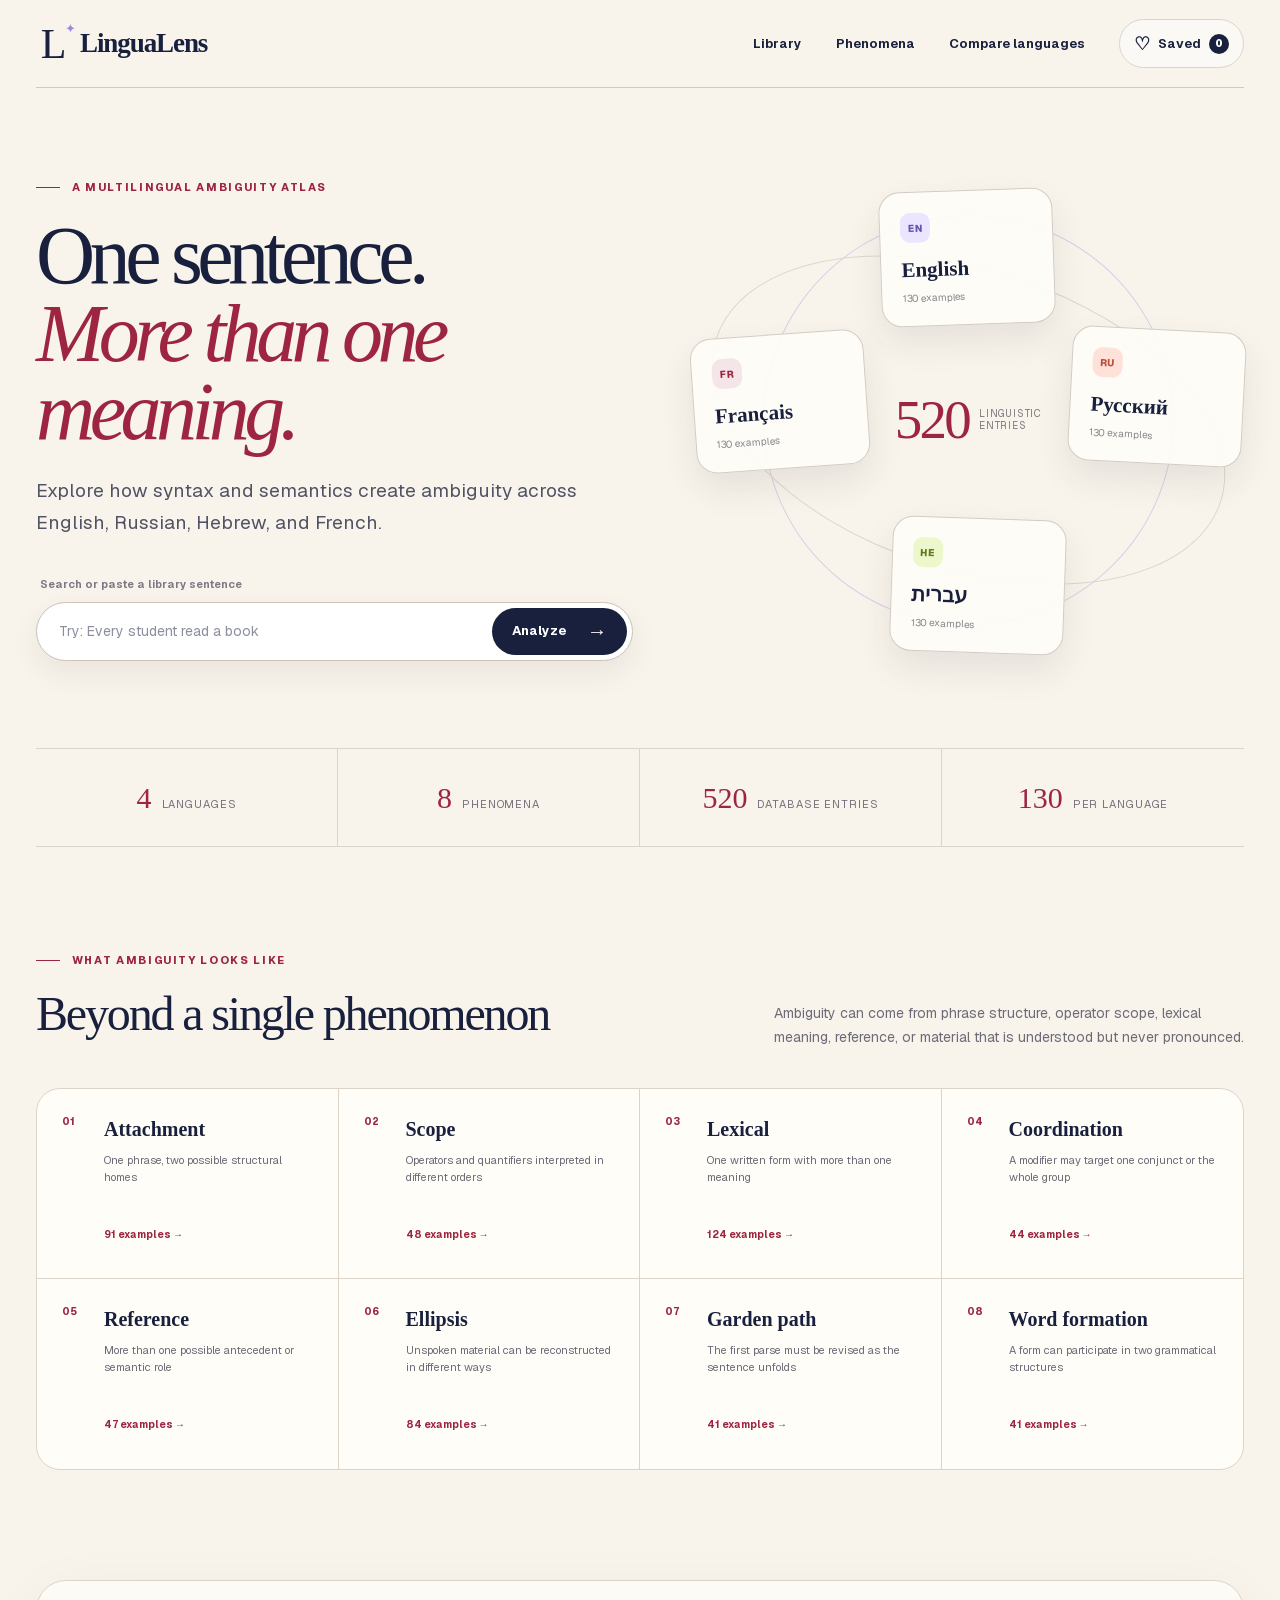
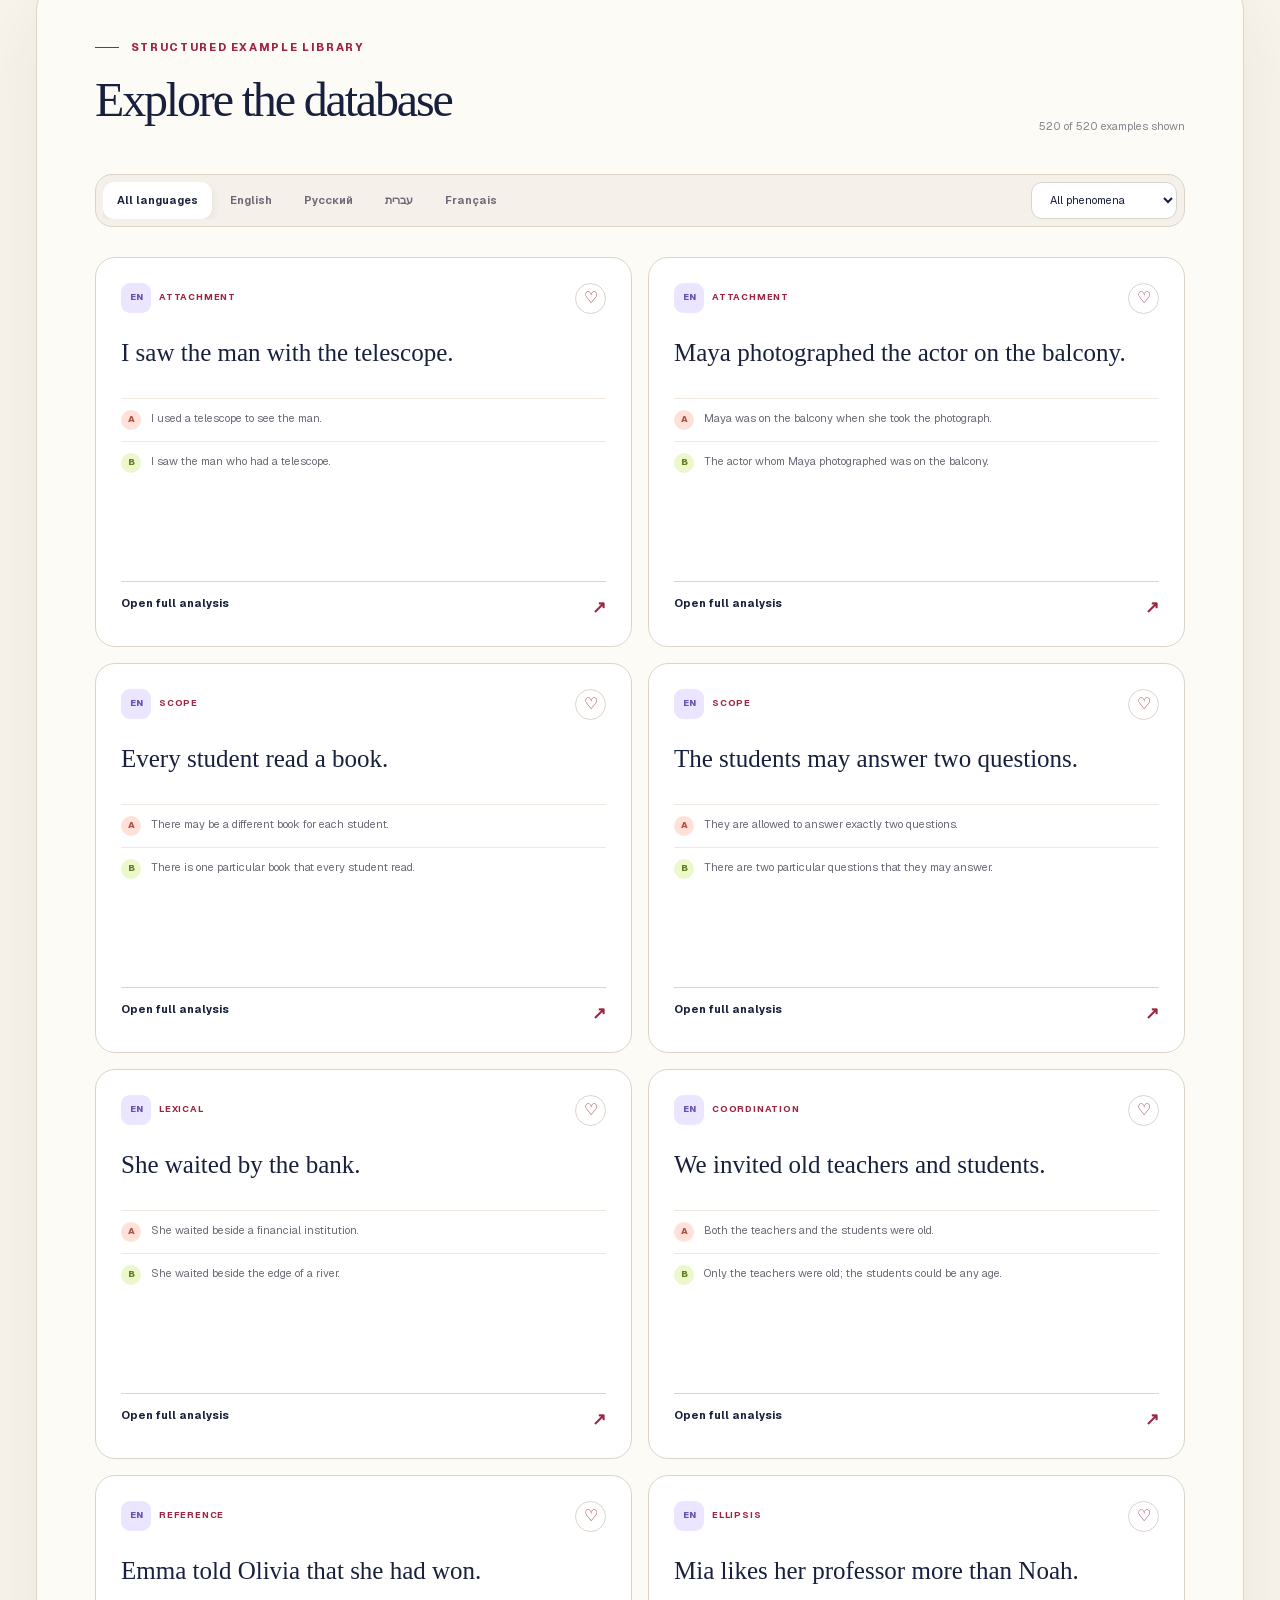
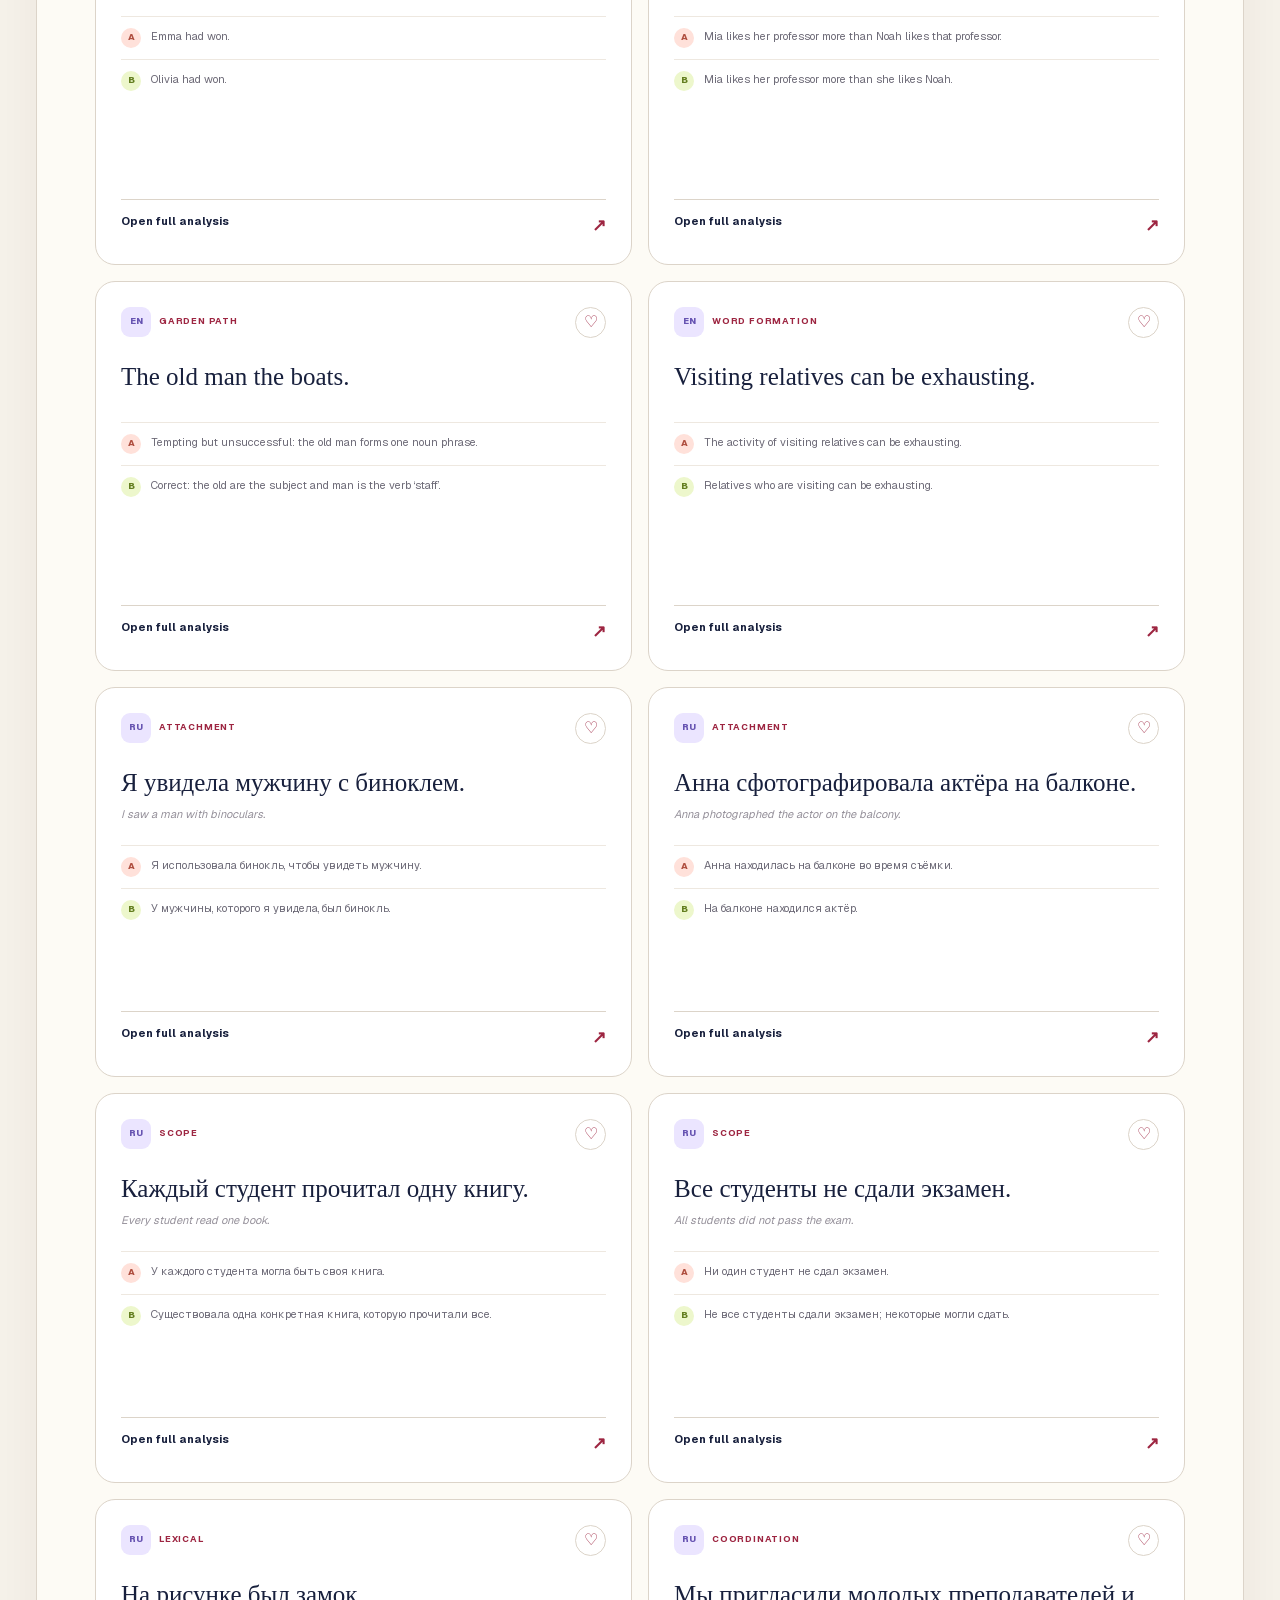
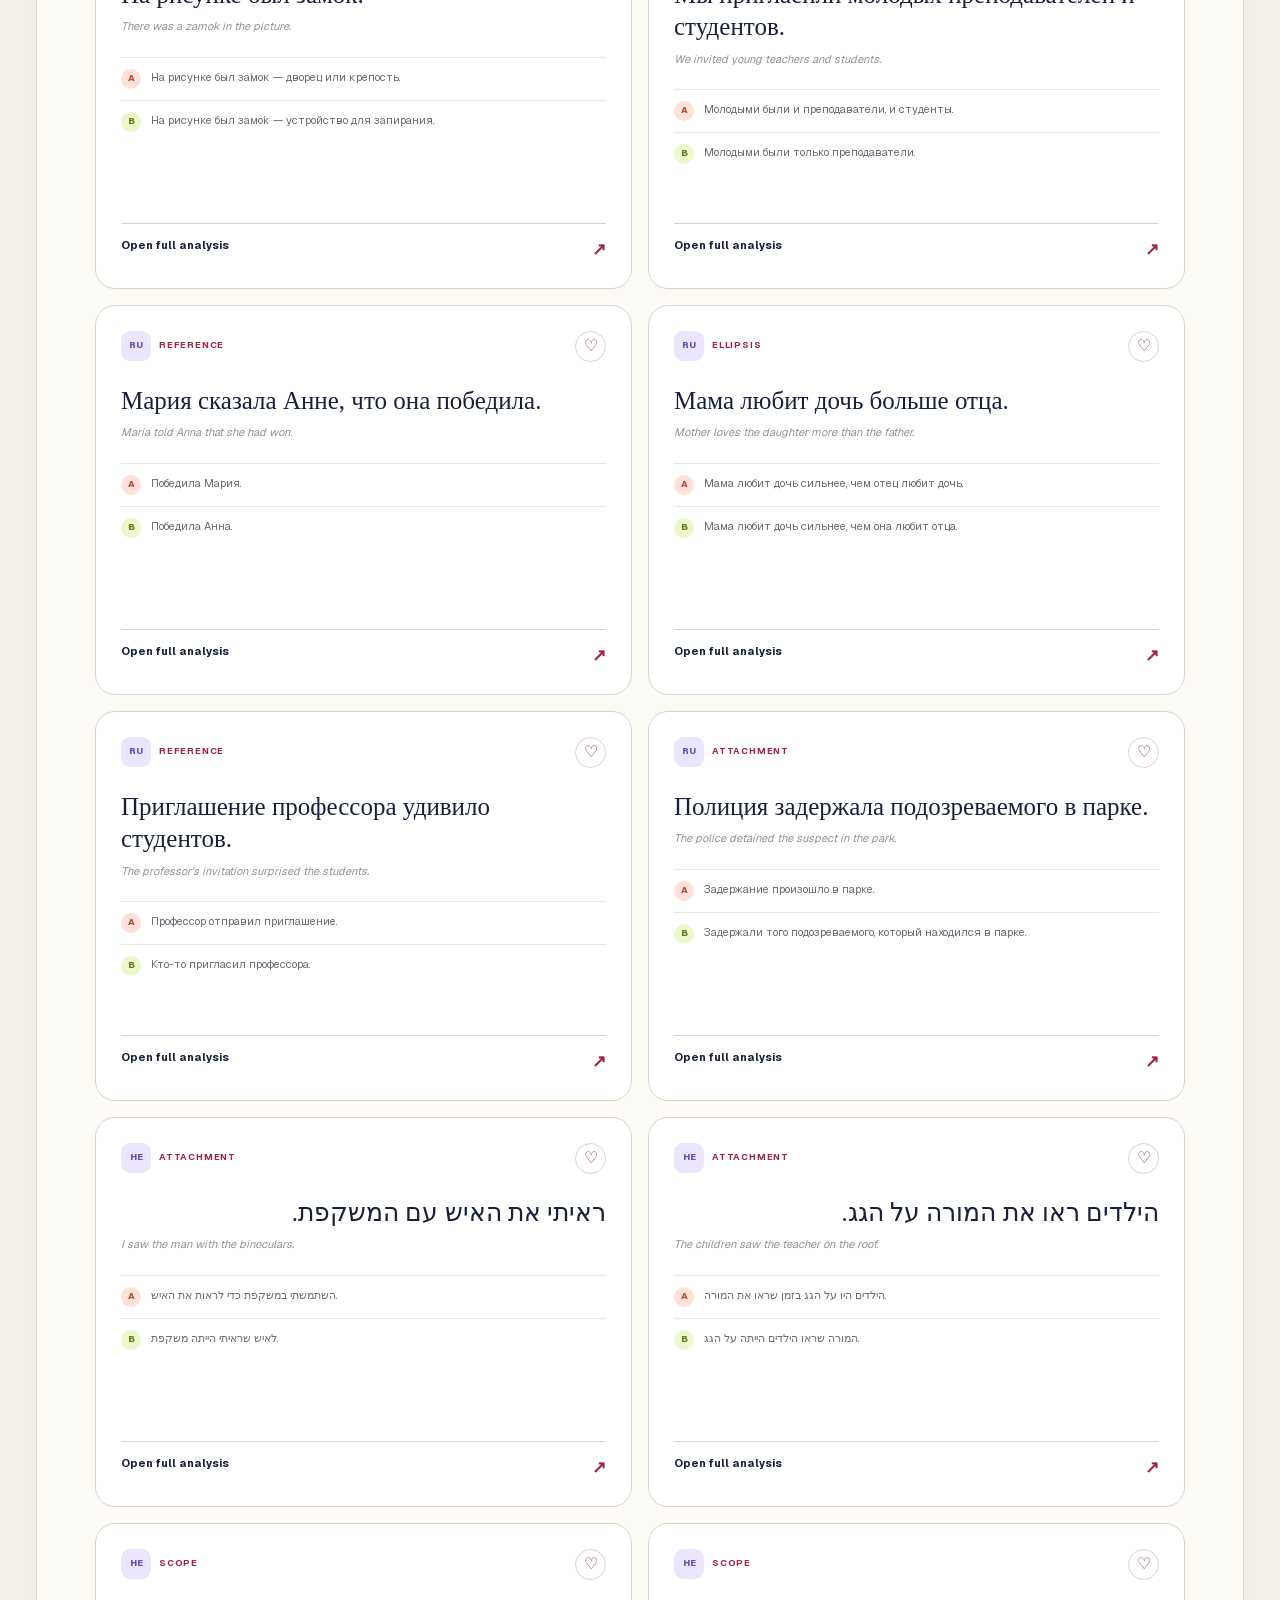
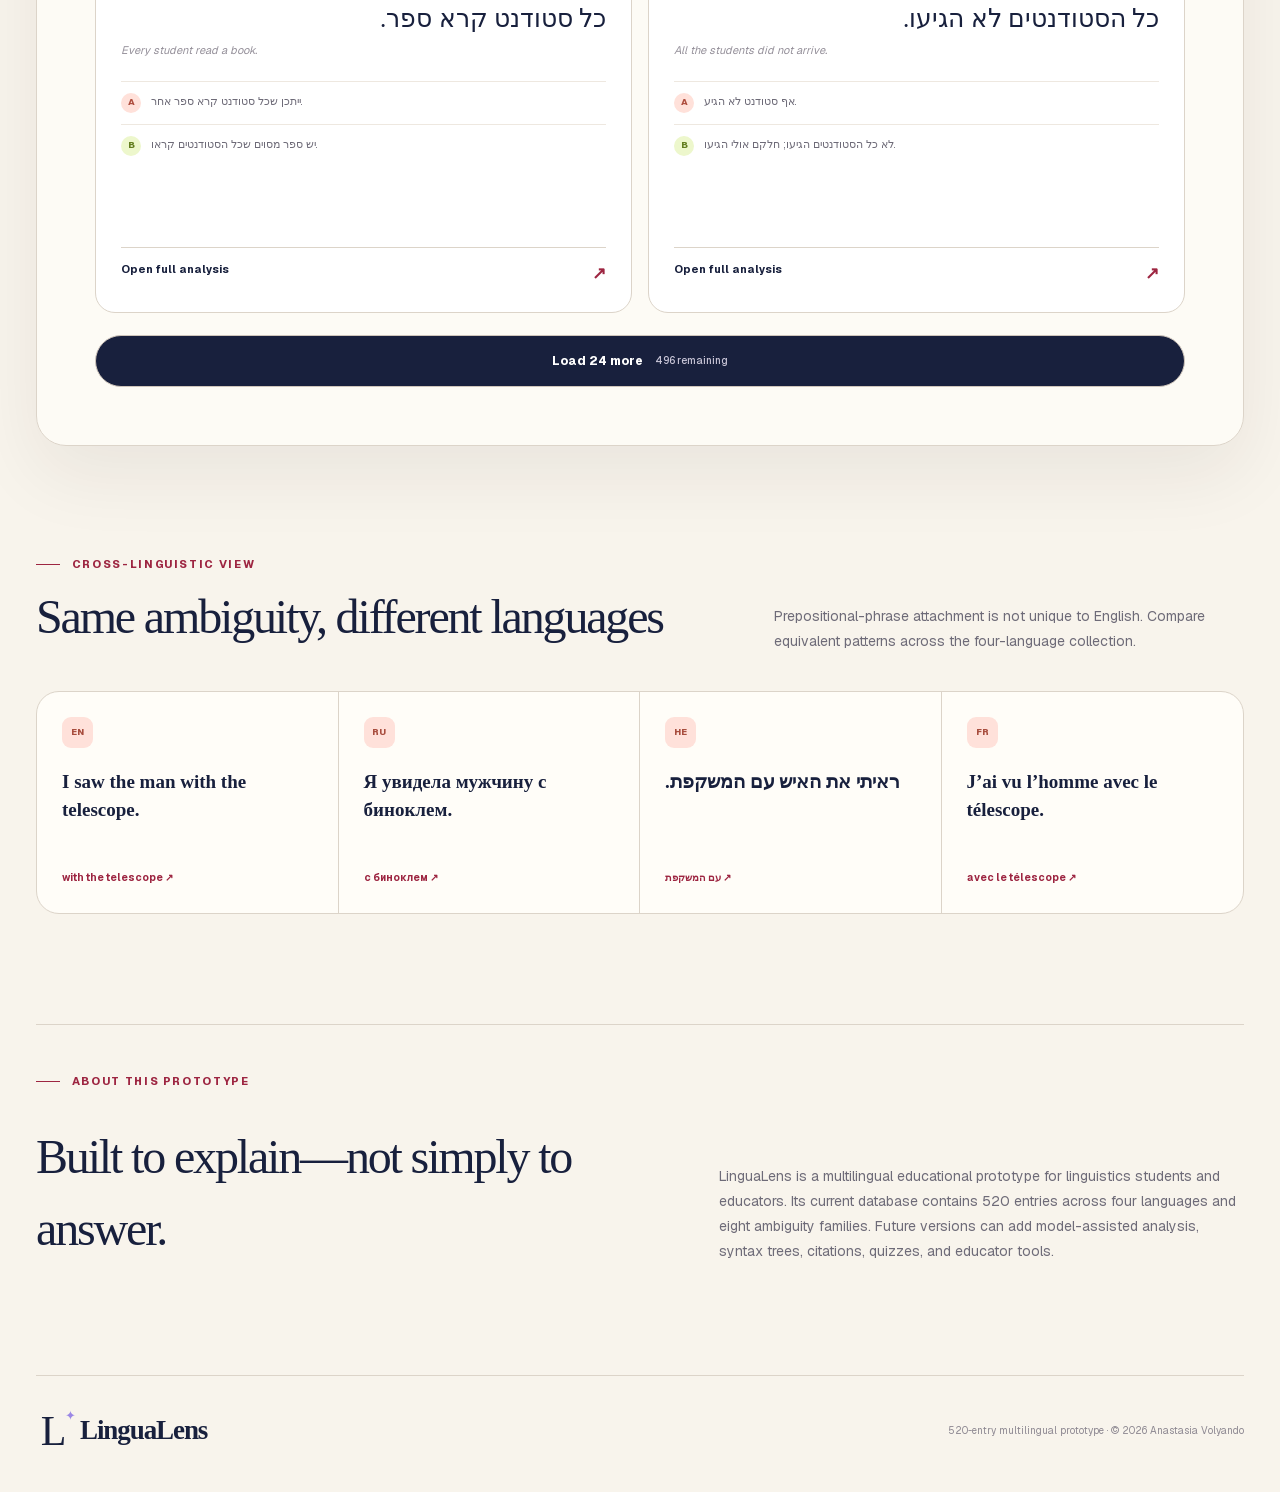
<file: index.html>
<!DOCTYPE html><html lang="en"><head><meta charSet="utf-8"/><meta name="viewport" content="width=device-width, initial-scale=1"/><link rel="preload" href="./_next/static/media/797e433ab948586e-s.p.08e28id.o-okb.woff2" as="font" crossorigin="" type="font/woff2"/><link rel="preload" href="./_next/static/media/caa3a2e1cccd8315-s.p.09~u27dqhyhd6.woff2" as="font" crossorigin="" type="font/woff2"/><link rel="stylesheet" href="./_next/static/chunks/0vb-isc9aq0qm.css" data-precedence="next"/><link rel="preload" as="script" fetchPriority="low" href="./_next/static/chunks/0ht900cau6_ur.js"/><script src="./_next/static/chunks/0r8nt2o8muejo.js" async=""></script><script src="./_next/static/chunks/07lhk_q6pmm3r.js" async=""></script><script src="./_next/static/chunks/turbopack-0wy_s65n1z3v8.js" async=""></script><script src="./_next/static/chunks/0dbhjjzl8qfwv.js" async=""></script><script src="./_next/static/chunks/17lfdsfm6-6v5.js" async=""></script><meta name="next-size-adjust" content=""/><title>LinguaLens — Multilingual Ambiguity Atlas</title><meta name="description" content="Explore syntax, semantics, and ambiguity across English, Russian, Hebrew, and French."/><meta name="codex-preview" content="development"/><link rel="shortcut icon" href="/favicon.svg"/><link rel="icon" href="/favicon.svg"/><script src="./_next/static/chunks/03~yq9q893hmn.js" noModule=""></script></head><body class="geist_a71539c9-module__T19VSG__variable geist_mono_8d43a2aa-module__8Li5zG__variable antialiased"><div hidden=""><!--$--><!--/$--></div><main><header class="site-header"><a class="brand" href="#top" aria-label="LinguaLens home"><span class="brand-mark">L</span><span>LinguaLens</span></a><nav aria-label="Main navigation"><a href="#library">Library</a><a href="#phenomena">Phenomena</a><a href="#compare">Compare languages</a><button class="saved-nav "><span>♡</span> Saved <b>0</b></button></nav></header><section class="multilingual-hero" id="top"><div class="hero-main"><p class="kicker"><span></span> A multilingual ambiguity atlas</p><h1>One sentence.<br/><em>More than one meaning.</em></h1><p class="hero-text">Explore how syntax and semantics create ambiguity across English, Russian, Hebrew, and French.</p><div class="hero-search"><label for="sentence-search">Search or paste a library sentence</label><div class="search-shell"><div class="search-control"><input id="sentence-search" autoComplete="off" role="combobox" aria-autocomplete="list" aria-expanded="false" aria-controls="sentence-suggestions" placeholder="Try: Every student read a book" value=""/><button>Analyze <span>→</span></button></div></div></div></div><div class="language-orbit" aria-label="Supported languages"><button class="orbit-card orbit-1" dir="ltr"><span>EN</span><strong>English</strong><small dir="ltr">130<!-- --> examples</small></button><button class="orbit-card orbit-2" dir="ltr"><span>RU</span><strong>Русский</strong><small dir="ltr">130<!-- --> examples</small></button><button class="orbit-card orbit-3" dir="rtl"><span>HE</span><strong>עברית</strong><small dir="ltr">130<!-- --> examples</small></button><button class="orbit-card orbit-4" dir="ltr"><span>FR</span><strong>Français</strong><small dir="ltr">130<!-- --> examples</small></button><div class="orbit-center"><span>520</span><small>linguistic<br/>entries</small></div></div></section><section class="stats-strip" aria-label="Library summary"><div><strong>4</strong><span>languages</span></div><div><strong>8</strong><span>phenomena</span></div><div><strong>520</strong><span>database entries</span></div><div><strong>130</strong><span>per language</span></div></section><section class="phenomena-section" id="phenomena"><div class="section-heading"><div><p class="kicker"><span></span> What ambiguity looks like</p><h2>Beyond a single phenomenon</h2></div><p>Ambiguity can come from phrase structure, operator scope, lexical meaning, reference, or material that is understood but never pronounced.</p></div><div class="phenomena-grid"><button class=""><span>0<!-- -->1</span><div><strong>Attachment</strong><p>One phrase, two possible structural homes</p><small>91<!-- --> <!-- -->examples<!-- --> →</small></div></button><button class=""><span>0<!-- -->2</span><div><strong>Scope</strong><p>Operators and quantifiers interpreted in different orders</p><small>48<!-- --> <!-- -->examples<!-- --> →</small></div></button><button class=""><span>0<!-- -->3</span><div><strong>Lexical</strong><p>One written form with more than one meaning</p><small>124<!-- --> <!-- -->examples<!-- --> →</small></div></button><button class=""><span>0<!-- -->4</span><div><strong>Coordination</strong><p>A modifier may target one conjunct or the whole group</p><small>44<!-- --> <!-- -->examples<!-- --> →</small></div></button><button class=""><span>0<!-- -->5</span><div><strong>Reference</strong><p>More than one possible antecedent or semantic role</p><small>47<!-- --> <!-- -->examples<!-- --> →</small></div></button><button class=""><span>0<!-- -->6</span><div><strong>Ellipsis</strong><p>Unspoken material can be reconstructed in different ways</p><small>84<!-- --> <!-- -->examples<!-- --> →</small></div></button><button class=""><span>0<!-- -->7</span><div><strong>Garden path</strong><p>The first parse must be revised as the sentence unfolds</p><small>41<!-- --> <!-- -->examples<!-- --> →</small></div></button><button class=""><span>0<!-- -->8</span><div><strong>Word formation</strong><p>A form can participate in two grammatical structures</p><small>41<!-- --> <!-- -->examples<!-- --> →</small></div></button></div></section><section class="library-section" id="library"><div class="section-heading library-heading"><div><p class="kicker"><span></span> Structured example library</p><h2>Explore the database</h2></div><p>520<!-- --> of <!-- -->520<!-- --> examples shown</p></div><div class="filter-bar"><div class="language-tabs" aria-label="Filter by language"><button class="active">All languages</button><button class="">English</button><button class="">Русский</button><button class="">עברית</button><button class="">Français</button></div><select aria-label="Filter by phenomenon"><option value="all" selected="">All phenomena</option><option value="Attachment">Attachment</option><option value="Scope">Scope</option><option value="Lexical">Lexical</option><option value="Coordination">Coordination</option><option value="Reference">Reference</option><option value="Ellipsis">Ellipsis</option><option value="Garden path">Garden path</option><option value="Word formation">Word formation</option></select></div><div class="example-grid"><article class="example-card"><div class="example-meta"><span>EN</span><b>Attachment</b><button aria-label="Save example">♡</button></div><h3 dir="ltr">I saw the man with the telescope.</h3><div class="mini-readings"><p><i>A</i>I used a telescope to see the man.</p><p><i>B</i>I saw the man who had a telescope.</p></div><button class="open-analysis">Open full analysis <span>↗</span></button></article><article class="example-card"><div class="example-meta"><span>EN</span><b>Attachment</b><button aria-label="Save example">♡</button></div><h3 dir="ltr">Maya photographed the actor on the balcony.</h3><div class="mini-readings"><p><i>A</i>Maya was on the balcony when she took the photograph.</p><p><i>B</i>The actor whom Maya photographed was on the balcony.</p></div><button class="open-analysis">Open full analysis <span>↗</span></button></article><article class="example-card"><div class="example-meta"><span>EN</span><b>Scope</b><button aria-label="Save example">♡</button></div><h3 dir="ltr">Every student read a book.</h3><div class="mini-readings"><p><i>A</i>There may be a different book for each student.</p><p><i>B</i>There is one particular book that every student read.</p></div><button class="open-analysis">Open full analysis <span>↗</span></button></article><article class="example-card"><div class="example-meta"><span>EN</span><b>Scope</b><button aria-label="Save example">♡</button></div><h3 dir="ltr">The students may answer two questions.</h3><div class="mini-readings"><p><i>A</i>They are allowed to answer exactly two questions.</p><p><i>B</i>There are two particular questions that they may answer.</p></div><button class="open-analysis">Open full analysis <span>↗</span></button></article><article class="example-card"><div class="example-meta"><span>EN</span><b>Lexical</b><button aria-label="Save example">♡</button></div><h3 dir="ltr">She waited by the bank.</h3><div class="mini-readings"><p><i>A</i>She waited beside a financial institution.</p><p><i>B</i>She waited beside the edge of a river.</p></div><button class="open-analysis">Open full analysis <span>↗</span></button></article><article class="example-card"><div class="example-meta"><span>EN</span><b>Coordination</b><button aria-label="Save example">♡</button></div><h3 dir="ltr">We invited old teachers and students.</h3><div class="mini-readings"><p><i>A</i>Both the teachers and the students were old.</p><p><i>B</i>Only the teachers were old; the students could be any age.</p></div><button class="open-analysis">Open full analysis <span>↗</span></button></article><article class="example-card"><div class="example-meta"><span>EN</span><b>Reference</b><button aria-label="Save example">♡</button></div><h3 dir="ltr">Emma told Olivia that she had won.</h3><div class="mini-readings"><p><i>A</i>Emma had won.</p><p><i>B</i>Olivia had won.</p></div><button class="open-analysis">Open full analysis <span>↗</span></button></article><article class="example-card"><div class="example-meta"><span>EN</span><b>Ellipsis</b><button aria-label="Save example">♡</button></div><h3 dir="ltr">Mia likes her professor more than Noah.</h3><div class="mini-readings"><p><i>A</i>Mia likes her professor more than Noah likes that professor.</p><p><i>B</i>Mia likes her professor more than she likes Noah.</p></div><button class="open-analysis">Open full analysis <span>↗</span></button></article><article class="example-card"><div class="example-meta"><span>EN</span><b>Garden path</b><button aria-label="Save example">♡</button></div><h3 dir="ltr">The old man the boats.</h3><div class="mini-readings"><p><i>A</i>Tempting but unsuccessful: the old man forms one noun phrase.</p><p><i>B</i>Correct: the old are the subject and man is the verb ‘staff’.</p></div><button class="open-analysis">Open full analysis <span>↗</span></button></article><article class="example-card"><div class="example-meta"><span>EN</span><b>Word formation</b><button aria-label="Save example">♡</button></div><h3 dir="ltr">Visiting relatives can be exhausting.</h3><div class="mini-readings"><p><i>A</i>The activity of visiting relatives can be exhausting.</p><p><i>B</i>Relatives who are visiting can be exhausting.</p></div><button class="open-analysis">Open full analysis <span>↗</span></button></article><article class="example-card"><div class="example-meta"><span>RU</span><b>Attachment</b><button aria-label="Save example">♡</button></div><h3 dir="ltr">Я увидела мужчину с биноклем.</h3><p class="translation">I saw a man with binoculars.</p><div class="mini-readings"><p><i>A</i>Я использовала бинокль, чтобы увидеть мужчину.</p><p><i>B</i>У мужчины, которого я увидела, был бинокль.</p></div><button class="open-analysis">Open full analysis <span>↗</span></button></article><article class="example-card"><div class="example-meta"><span>RU</span><b>Attachment</b><button aria-label="Save example">♡</button></div><h3 dir="ltr">Анна сфотографировала актёра на балконе.</h3><p class="translation">Anna photographed the actor on the balcony.</p><div class="mini-readings"><p><i>A</i>Анна находилась на балконе во время съёмки.</p><p><i>B</i>На балконе находился актёр.</p></div><button class="open-analysis">Open full analysis <span>↗</span></button></article><article class="example-card"><div class="example-meta"><span>RU</span><b>Scope</b><button aria-label="Save example">♡</button></div><h3 dir="ltr">Каждый студент прочитал одну книгу.</h3><p class="translation">Every student read one book.</p><div class="mini-readings"><p><i>A</i>У каждого студента могла быть своя книга.</p><p><i>B</i>Существовала одна конкретная книга, которую прочитали все.</p></div><button class="open-analysis">Open full analysis <span>↗</span></button></article><article class="example-card"><div class="example-meta"><span>RU</span><b>Scope</b><button aria-label="Save example">♡</button></div><h3 dir="ltr">Все студенты не сдали экзамен.</h3><p class="translation">All students did not pass the exam.</p><div class="mini-readings"><p><i>A</i>Ни один студент не сдал экзамен.</p><p><i>B</i>Не все студенты сдали экзамен; некоторые могли сдать.</p></div><button class="open-analysis">Open full analysis <span>↗</span></button></article><article class="example-card"><div class="example-meta"><span>RU</span><b>Lexical</b><button aria-label="Save example">♡</button></div><h3 dir="ltr">На рисунке был замок.</h3><p class="translation">There was a zamok in the picture.</p><div class="mini-readings"><p><i>A</i>На рисунке был за́мок — дворец или крепость.</p><p><i>B</i>На рисунке был замо́к — устройство для запирания.</p></div><button class="open-analysis">Open full analysis <span>↗</span></button></article><article class="example-card"><div class="example-meta"><span>RU</span><b>Coordination</b><button aria-label="Save example">♡</button></div><h3 dir="ltr">Мы пригласили молодых преподавателей и студентов.</h3><p class="translation">We invited young teachers and students.</p><div class="mini-readings"><p><i>A</i>Молодыми были и преподаватели, и студенты.</p><p><i>B</i>Молодыми были только преподаватели.</p></div><button class="open-analysis">Open full analysis <span>↗</span></button></article><article class="example-card"><div class="example-meta"><span>RU</span><b>Reference</b><button aria-label="Save example">♡</button></div><h3 dir="ltr">Мария сказала Анне, что она победила.</h3><p class="translation">Maria told Anna that she had won.</p><div class="mini-readings"><p><i>A</i>Победила Мария.</p><p><i>B</i>Победила Анна.</p></div><button class="open-analysis">Open full analysis <span>↗</span></button></article><article class="example-card"><div class="example-meta"><span>RU</span><b>Ellipsis</b><button aria-label="Save example">♡</button></div><h3 dir="ltr">Мама любит дочь больше отца.</h3><p class="translation">Mother loves the daughter more than the father.</p><div class="mini-readings"><p><i>A</i>Мама любит дочь сильнее, чем отец любит дочь.</p><p><i>B</i>Мама любит дочь сильнее, чем она любит отца.</p></div><button class="open-analysis">Open full analysis <span>↗</span></button></article><article class="example-card"><div class="example-meta"><span>RU</span><b>Reference</b><button aria-label="Save example">♡</button></div><h3 dir="ltr">Приглашение профессора удивило студентов.</h3><p class="translation">The professor&#x27;s invitation surprised the students.</p><div class="mini-readings"><p><i>A</i>Профессор отправил приглашение.</p><p><i>B</i>Кто-то пригласил профессора.</p></div><button class="open-analysis">Open full analysis <span>↗</span></button></article><article class="example-card"><div class="example-meta"><span>RU</span><b>Attachment</b><button aria-label="Save example">♡</button></div><h3 dir="ltr">Полиция задержала подозреваемого в парке.</h3><p class="translation">The police detained the suspect in the park.</p><div class="mini-readings"><p><i>A</i>Задержание произошло в парке.</p><p><i>B</i>Задержали того подозреваемого, который находился в парке.</p></div><button class="open-analysis">Open full analysis <span>↗</span></button></article><article class="example-card"><div class="example-meta"><span>HE</span><b>Attachment</b><button aria-label="Save example">♡</button></div><h3 dir="rtl">ראיתי את האיש עם המשקפת.</h3><p class="translation">I saw the man with the binoculars.</p><div class="mini-readings"><p><i>A</i>השתמשתי במשקפת כדי לראות את האיש.</p><p><i>B</i>לאיש שראיתי הייתה משקפת.</p></div><button class="open-analysis">Open full analysis <span>↗</span></button></article><article class="example-card"><div class="example-meta"><span>HE</span><b>Attachment</b><button aria-label="Save example">♡</button></div><h3 dir="rtl">הילדים ראו את המורה על הגג.</h3><p class="translation">The children saw the teacher on the roof.</p><div class="mini-readings"><p><i>A</i>הילדים היו על הגג בזמן שראו את המורה.</p><p><i>B</i>המורה שראו הילדים הייתה על הגג.</p></div><button class="open-analysis">Open full analysis <span>↗</span></button></article><article class="example-card"><div class="example-meta"><span>HE</span><b>Scope</b><button aria-label="Save example">♡</button></div><h3 dir="rtl">כל סטודנט קרא ספר.</h3><p class="translation">Every student read a book.</p><div class="mini-readings"><p><i>A</i>ייתכן שכל סטודנט קרא ספר אחר.</p><p><i>B</i>יש ספר מסוים שכל הסטודנטים קראו.</p></div><button class="open-analysis">Open full analysis <span>↗</span></button></article><article class="example-card"><div class="example-meta"><span>HE</span><b>Scope</b><button aria-label="Save example">♡</button></div><h3 dir="rtl">כל הסטודנטים לא הגיעו.</h3><p class="translation">All the students did not arrive.</p><div class="mini-readings"><p><i>A</i>אף סטודנט לא הגיע.</p><p><i>B</i>לא כל הסטודנטים הגיעו; חלקם אולי הגיעו.</p></div><button class="open-analysis">Open full analysis <span>↗</span></button></article></div><button class="load-more">Load 24 more <span>496<!-- --> remaining</span></button></section><section class="compare-section" id="compare"><div class="section-heading"><div><p class="kicker"><span></span> Cross-linguistic view</p><h2>Same ambiguity, different languages</h2></div><p>Prepositional-phrase attachment is not unique to English. Compare equivalent patterns across the four-language collection.</p></div><div class="compare-grid"><button><span>EN</span><strong dir="ltr">I saw the man with the telescope.</strong><small>with the telescope<!-- --> ↗</small></button><button><span>RU</span><strong dir="ltr">Я увидела мужчину с биноклем.</strong><small>с биноклем<!-- --> ↗</small></button><button><span>HE</span><strong dir="rtl">ראיתי את האיש עם המשקפת.</strong><small>עם המשקפת<!-- --> ↗</small></button><button><span>FR</span><strong dir="ltr">J’ai vu l’homme avec le télescope.</strong><small>avec le télescope<!-- --> ↗</small></button></div></section><section class="about-section"><p class="kicker"><span></span> About this prototype</p><div><h2>Built to explain—not simply to answer.</h2><p>LinguaLens is a multilingual educational prototype for linguistics students and educators. Its current database contains 520 entries across four languages and eight ambiguity families. Future versions can add model-assisted analysis, syntax trees, citations, quizzes, and educator tools.</p></div></section><footer><a class="brand" href="#top"><span class="brand-mark">L</span><span>LinguaLens</span></a><p>520-entry multilingual prototype · © 2026 Anastasia Volyando</p></footer></main><!--$--><!--/$--><script src="./_next/static/chunks/0ht900cau6_ur.js" id="_R_" async=""></script><script>(self.__next_f=self.__next_f||[]).push([0])</script><script>self.__next_f.push([1,"1:\"$Sreact.fragment\"\n2:I[39756,[\"./_next/static/chunks/0dbhjjzl8qfwv.js\"],\"default\"]\n3:I[37457,[\"./_next/static/chunks/0dbhjjzl8qfwv.js\"],\"default\"]\n4:I[47257,[\"./_next/static/chunks/0dbhjjzl8qfwv.js\"],\"ClientPageRoot\"]\n5:I[31713,[\"./_next/static/chunks/0dbhjjzl8qfwv.js\",\"./_next/static/chunks/17lfdsfm6-6v5.js\"],\"default\"]\n8:I[97367,[\"./_next/static/chunks/0dbhjjzl8qfwv.js\"],\"OutletBoundary\"]\n9:\"$Sreact.suspense\"\nb:I[97367,[\"./_next/static/chunks/0dbhjjzl8qfwv.js\"],\"ViewportBoundary\"]\nd:I[97367,[\"./_next/static/chunks/0dbhjjzl8qfwv.js\"],\"MetadataBoundary\"]\nf:I[68027,[\"./_next/static/chunks/0dbhjjzl8qfwv.js\"],\"default\",1]\n:HL[\"./_next/static/chunks/0vb-isc9aq0qm.css\",\"style\"]\n:HL[\"./_next/static/media/797e433ab948586e-s.p.08e28id.o-okb.woff2\",\"font\",{\"crossOrigin\":\"\",\"type\":\"font/woff2\"}]\n:HL[\"./_next/static/media/caa3a2e1cccd8315-s.p.09~u27dqhyhd6.woff2\",\"font\",{\"crossOrigin\":\"\",\"type\":\"font/woff2\"}]\n"])</script><script>self.__next_f.push([1,"0:{\"P\":null,\"c\":[\"\",\"\"],\"q\":\"\",\"i\":false,\"f\":[[[\"\",{\"children\":[\"__PAGE__\",{}]},\"$undefined\",\"$undefined\",16],[[\"$\",\"$1\",\"c\",{\"children\":[[[\"$\",\"link\",\"0\",{\"rel\":\"stylesheet\",\"href\":\"./_next/static/chunks/0vb-isc9aq0qm.css\",\"precedence\":\"next\",\"crossOrigin\":\"$undefined\",\"nonce\":\"$undefined\"}],[\"$\",\"script\",\"script-0\",{\"src\":\"./_next/static/chunks/0dbhjjzl8qfwv.js\",\"async\":true,\"nonce\":\"$undefined\"}]],[\"$\",\"html\",null,{\"lang\":\"en\",\"children\":[\"$\",\"body\",null,{\"className\":\"geist_a71539c9-module__T19VSG__variable geist_mono_8d43a2aa-module__8Li5zG__variable antialiased\",\"children\":[\"$\",\"$L2\",null,{\"parallelRouterKey\":\"children\",\"error\":\"$undefined\",\"errorStyles\":\"$undefined\",\"errorScripts\":\"$undefined\",\"template\":[\"$\",\"$L3\",null,{}],\"templateStyles\":\"$undefined\",\"templateScripts\":\"$undefined\",\"notFound\":[[[\"$\",\"title\",null,{\"children\":\"404: This page could not be found.\"}],[\"$\",\"div\",null,{\"style\":{\"fontFamily\":\"system-ui,\\\"Segoe UI\\\",Roboto,Helvetica,Arial,sans-serif,\\\"Apple Color Emoji\\\",\\\"Segoe UI Emoji\\\"\",\"height\":\"100vh\",\"textAlign\":\"center\",\"display\":\"flex\",\"flexDirection\":\"column\",\"alignItems\":\"center\",\"justifyContent\":\"center\"},\"children\":[\"$\",\"div\",null,{\"children\":[[\"$\",\"style\",null,{\"dangerouslySetInnerHTML\":{\"__html\":\"body{color:#000;background:#fff;margin:0}.next-error-h1{border-right:1px solid rgba(0,0,0,.3)}@media (prefers-color-scheme:dark){body{color:#fff;background:#000}.next-error-h1{border-right:1px solid rgba(255,255,255,.3)}}\"}}],[\"$\",\"h1\",null,{\"className\":\"next-error-h1\",\"style\":{\"display\":\"inline-block\",\"margin\":\"0 20px 0 0\",\"padding\":\"0 23px 0 0\",\"fontSize\":24,\"fontWeight\":500,\"verticalAlign\":\"top\",\"lineHeight\":\"49px\"},\"children\":404}],[\"$\",\"div\",null,{\"style\":{\"display\":\"inline-block\"},\"children\":[\"$\",\"h2\",null,{\"style\":{\"fontSize\":14,\"fontWeight\":400,\"lineHeight\":\"49px\",\"margin\":0},\"children\":\"This page could not be found.\"}]}]]}]}]],[]],\"forbidden\":\"$undefined\",\"unauthorized\":\"$undefined\"}]}]}]]}],{\"children\":[[\"$\",\"$1\",\"c\",{\"children\":[[\"$\",\"$L4\",null,{\"Component\":\"$5\",\"serverProvidedParams\":{\"searchParams\":{},\"params\":{},\"promises\":[\"$@6\",\"$@7\"]}}],[[\"$\",\"script\",\"script-0\",{\"src\":\"./_next/static/chunks/17lfdsfm6-6v5.js\",\"async\":true,\"nonce\":\"$undefined\"}]],[\"$\",\"$L8\",null,{\"children\":[\"$\",\"$9\",null,{\"name\":\"Next.MetadataOutlet\",\"children\":\"$@a\"}]}]]}],{},null,false,null]},null,false,null],[\"$\",\"$1\",\"h\",{\"children\":[null,[\"$\",\"$Lb\",null,{\"children\":\"$Lc\"}],[\"$\",\"div\",null,{\"hidden\":true,\"children\":[\"$\",\"$Ld\",null,{\"children\":[\"$\",\"$9\",null,{\"name\":\"Next.Metadata\",\"children\":\"$Le\"}]}]}],[\"$\",\"meta\",null,{\"name\":\"next-size-adjust\",\"content\":\"\"}]]}],false]],\"m\":\"$undefined\",\"G\":[\"$f\",[[\"$\",\"link\",\"0\",{\"rel\":\"stylesheet\",\"href\":\"./_next/static/chunks/0vb-isc9aq0qm.css\",\"precedence\":\"next\",\"crossOrigin\":\"$undefined\",\"nonce\":\"$undefined\"}]]],\"S\":true,\"h\":null,\"s\":\"$undefined\",\"l\":\"$undefined\",\"p\":\"$undefined\",\"d\":\"$undefined\",\"b\":\"RmYZ8urzXGhlP53XHwpNU\"}\n"])</script><script>self.__next_f.push([1,"6:{}\n7:\"$0:f:0:1:1:children:0:props:children:0:props:serverProvidedParams:params\"\n"])</script><script>self.__next_f.push([1,"c:[[\"$\",\"meta\",\"0\",{\"charSet\":\"utf-8\"}],[\"$\",\"meta\",\"1\",{\"name\":\"viewport\",\"content\":\"width=device-width, initial-scale=1\"}]]\n"])</script><script>self.__next_f.push([1,"10:I[27201,[\"./_next/static/chunks/0dbhjjzl8qfwv.js\"],\"IconMark\"]\na:null\ne:[[\"$\",\"title\",\"0\",{\"children\":\"LinguaLens — Multilingual Ambiguity Atlas\"}],[\"$\",\"meta\",\"1\",{\"name\":\"description\",\"content\":\"Explore syntax, semantics, and ambiguity across English, Russian, Hebrew, and French.\"}],[\"$\",\"meta\",\"2\",{\"name\":\"codex-preview\",\"content\":\"development\"}],[\"$\",\"link\",\"3\",{\"rel\":\"shortcut icon\",\"href\":\"/favicon.svg\"}],[\"$\",\"link\",\"4\",{\"rel\":\"icon\",\"href\":\"/favicon.svg\"}],[\"$\",\"$L10\",\"5\",{}]]\n"])</script></body></html>
</file>
<file: _next/static/chunks/0vb-isc9aq0qm.css>
@font-face{font-family:Geist;font-style:normal;font-weight:100 900;font-display:swap;src:url(../media/fef07dbb0973bf53-s.12tyk43_3sh9u.woff2)format("woff2");unicode-range:U+460-52F,U+1C80-1C8A,U+20B4,U+2DE0-2DFF,U+A640-A69F,U+FE2E-FE2F}@font-face{font-family:Geist;font-style:normal;font-weight:100 900;font-display:swap;src:url(../media/8a480f0b521d4e75-s.0jzbimsg8vl84.woff2)format("woff2");unicode-range:U+301,U+400-45F,U+490-491,U+4B0-4B1,U+2116}@font-face{font-family:Geist;font-style:normal;font-weight:100 900;font-display:swap;src:url(../media/53b9e256198e5412-s.0-wfv7uh4i7h9.woff2)format("woff2");unicode-range:U+102-103,U+110-111,U+128-129,U+168-169,U+1A0-1A1,U+1AF-1B0,U+300-301,U+303-304,U+308-309,U+323,U+329,U+1EA0-1EF9,U+20AB}@font-face{font-family:Geist;font-style:normal;font-weight:100 900;font-display:swap;src:url(../media/7178b3e590c64307-s.0nx0ww8fni_q3.woff2)format("woff2");unicode-range:U+100-2BA,U+2BD-2C5,U+2C7-2CC,U+2CE-2D7,U+2DD-2FF,U+304,U+308,U+329,U+1D00-1DBF,U+1E00-1E9F,U+1EF2-1EFF,U+2020,U+20A0-20AB,U+20AD-20C0,U+2113,U+2C60-2C7F,U+A720-A7FF}@font-face{font-family:Geist;font-style:normal;font-weight:100 900;font-display:swap;src:url(../media/caa3a2e1cccd8315-s.p.09~u27dqhyhd6.woff2)format("woff2");unicode-range:U+??,U+131,U+152-153,U+2BB-2BC,U+2C6,U+2DA,U+2DC,U+304,U+308,U+329,U+2000-206F,U+20AC,U+2122,U+2191,U+2193,U+2212,U+2215,U+FEFF,U+FFFD}@font-face{font-family:Geist Fallback;src:local(Arial);ascent-override:95.94%;descent-override:28.16%;line-gap-override:0.0%;size-adjust:104.76%}.geist_a71539c9-module__T19VSG__className{font-family:Geist,Geist Fallback;font-style:normal}.geist_a71539c9-module__T19VSG__variable{--font-geist-sans:"Geist", "Geist Fallback"}
@font-face{font-family:Geist Mono;font-style:normal;font-weight:100 900;font-display:swap;src:url(../media/5ce348bf30bf5439-s.0zgw-jeven.3w.woff2)format("woff2");unicode-range:U+460-52F,U+1C80-1C8A,U+20B4,U+2DE0-2DFF,U+A640-A69F,U+FE2E-FE2F}@font-face{font-family:Geist Mono;font-style:normal;font-weight:100 900;font-display:swap;src:url(../media/4fa387ec64143e14-s.0wkzw~je483f-.woff2)format("woff2");unicode-range:U+301,U+400-45F,U+490-491,U+4B0-4B1,U+2116}@font-face{font-family:Geist Mono;font-style:normal;font-weight:100 900;font-display:swap;src:url(../media/6306c77e7c8268e4-s.0rhz0arwfsn~5.woff2)format("woff2");unicode-range:U+2000-2001,U+2004-2008,U+200A,U+23B8-23BD,U+2500-259F}@font-face{font-family:Geist Mono;font-style:normal;font-weight:100 900;font-display:swap;src:url(../media/7d817b4c03b0c5f1-s.0l76wvqk9d84w.woff2)format("woff2");unicode-range:U+102-103,U+110-111,U+128-129,U+168-169,U+1A0-1A1,U+1AF-1B0,U+300-301,U+303-304,U+308-309,U+323,U+329,U+1EA0-1EF9,U+20AB}@font-face{font-family:Geist Mono;font-style:normal;font-weight:100 900;font-display:swap;src:url(../media/bbc41e54d2fcbd21-s.0k4k9394f2q-k.woff2)format("woff2");unicode-range:U+100-2BA,U+2BD-2C5,U+2C7-2CC,U+2CE-2D7,U+2DD-2FF,U+304,U+308,U+329,U+1D00-1DBF,U+1E00-1E9F,U+1EF2-1EFF,U+2020,U+20A0-20AB,U+20AD-20C0,U+2113,U+2C60-2C7F,U+A720-A7FF}@font-face{font-family:Geist Mono;font-style:normal;font-weight:100 900;font-display:swap;src:url(../media/797e433ab948586e-s.p.08e28id.o-okb.woff2)format("woff2");unicode-range:U+??,U+131,U+152-153,U+2BB-2BC,U+2C6,U+2DA,U+2DC,U+304,U+308,U+329,U+2000-206F,U+20AC,U+2122,U+2191,U+2193,U+2212,U+2215,U+FEFF,U+FFFD}@font-face{font-family:Geist Mono Fallback;src:local(Arial);ascent-override:74.67%;descent-override:21.92%;line-gap-override:0.0%;size-adjust:134.59%}.geist_mono_8d43a2aa-module__8Li5zG__className{font-family:Geist Mono,Geist Mono Fallback;font-style:normal}.geist_mono_8d43a2aa-module__8Li5zG__variable{--font-geist-mono:"Geist Mono", "Geist Mono Fallback"}
@layer properties{@supports (((-webkit-hyphens:none)) and (not (margin-trim:inline))) or ((-moz-orient:inline) and (not (color:rgb(from red r g b)))){*,:before,:after,::backdrop{--tw-shadow:0 0 #0000;--tw-shadow-color:initial;--tw-shadow-alpha:100%;--tw-inset-shadow:0 0 #0000;--tw-inset-shadow-color:initial;--tw-inset-shadow-alpha:100%;--tw-ring-color:initial;--tw-ring-shadow:0 0 #0000;--tw-inset-ring-color:initial;--tw-inset-ring-shadow:0 0 #0000;--tw-ring-inset:initial;--tw-ring-offset-width:0px;--tw-ring-offset-color:#fff;--tw-ring-offset-shadow:0 0 #0000}}}@layer theme{:root,:host{--font-sans:ui-sans-serif, system-ui, sans-serif, "Apple Color Emoji", "Segoe UI Emoji", "Segoe UI Symbol", "Noto Color Emoji";--font-mono:ui-monospace, SFMono-Regular, Menlo, Monaco, Consolas, "Liberation Mono", "Courier New", monospace;--spacing:.25rem;--default-font-family:var(--font-sans);--default-mono-font-family:var(--font-mono)}}@layer base{*,:after,:before,::backdrop{box-sizing:border-box;border:0 solid;margin:0;padding:0}::file-selector-button{box-sizing:border-box;border:0 solid;margin:0;padding:0}html,:host{-webkit-text-size-adjust:100%;tab-size:4;line-height:1.5;font-family:var(--default-font-family,ui-sans-serif, system-ui, sans-serif, "Apple Color Emoji", "Segoe UI Emoji", "Segoe UI Symbol", "Noto Color Emoji");font-feature-settings:var(--default-font-feature-settings,normal);font-variation-settings:var(--default-font-variation-settings,normal);-webkit-tap-highlight-color:transparent}hr{height:0;color:inherit;border-top-width:1px}abbr:where([title]){-webkit-text-decoration:underline dotted;text-decoration:underline dotted}h1,h2,h3,h4,h5,h6{font-size:inherit;font-weight:inherit}a{color:inherit;-webkit-text-decoration:inherit;-webkit-text-decoration:inherit;-webkit-text-decoration:inherit;-webkit-text-decoration:inherit;text-decoration:inherit}b,strong{font-weight:bolder}code,kbd,samp,pre{font-family:var(--default-mono-font-family,ui-monospace, SFMono-Regular, Menlo, Monaco, Consolas, "Liberation Mono", "Courier New", monospace);font-feature-settings:var(--default-mono-font-feature-settings,normal);font-variation-settings:var(--default-mono-font-variation-settings,normal);font-size:1em}small{font-size:80%}sub,sup{vertical-align:baseline;font-size:75%;line-height:0;position:relative}sub{bottom:-.25em}sup{top:-.5em}table{text-indent:0;border-color:inherit;border-collapse:collapse}:-moz-focusring{outline:auto}progress{vertical-align:baseline}summary{display:list-item}ol,ul,menu{list-style:none}img,svg,video,canvas,audio,iframe,embed,object{vertical-align:middle;display:block}img,video{max-width:100%;height:auto}button,input,select,optgroup,textarea{font:inherit;font-feature-settings:inherit;font-variation-settings:inherit;letter-spacing:inherit;color:inherit;opacity:1;background-color:#0000;border-radius:0}::file-selector-button{font:inherit;font-feature-settings:inherit;font-variation-settings:inherit;letter-spacing:inherit;color:inherit;opacity:1;background-color:#0000;border-radius:0}:where(select:is([multiple],[size])) optgroup{font-weight:bolder}:where(select:is([multiple],[size])) optgroup option{padding-inline-start:20px}::file-selector-button{margin-inline-end:4px}::placeholder{opacity:1}@supports (not ((-webkit-appearance:-apple-pay-button))) or (contain-intrinsic-size:1px){::placeholder{color:currentColor}@supports (color:color-mix(in lab, red, red)){::placeholder{color:color-mix(in oklab, currentcolor 50%, transparent)}}}textarea{resize:vertical}::-webkit-search-decoration{-webkit-appearance:none}::-webkit-date-and-time-value{min-height:1lh;text-align:inherit}::-webkit-datetime-edit{display:inline-flex}::-webkit-datetime-edit-fields-wrapper{padding:0}::-webkit-datetime-edit{padding-block:0}::-webkit-datetime-edit-year-field{padding-block:0}::-webkit-datetime-edit-month-field{padding-block:0}::-webkit-datetime-edit-day-field{padding-block:0}::-webkit-datetime-edit-hour-field{padding-block:0}::-webkit-datetime-edit-minute-field{padding-block:0}::-webkit-datetime-edit-second-field{padding-block:0}::-webkit-datetime-edit-millisecond-field{padding-block:0}::-webkit-datetime-edit-meridiem-field{padding-block:0}::-webkit-calendar-picker-indicator{line-height:1}:-moz-ui-invalid{box-shadow:none}button,input:where([type=button],[type=reset],[type=submit]){appearance:button}::file-selector-button{appearance:button}::-webkit-inner-spin-button{height:auto}::-webkit-outer-spin-button{height:auto}[hidden]:where(:not([hidden=until-found])){display:none!important}}@layer components;@layer utilities{.visible{visibility:visible}.start{inset-inline-start:var(--spacing)}.container{width:100%}@media (min-width:40rem){.container{max-width:40rem}}@media (min-width:48rem){.container{max-width:48rem}}@media (min-width:64rem){.container{max-width:64rem}}@media (min-width:80rem){.container{max-width:80rem}}@media (min-width:96rem){.container{max-width:96rem}}.block{display:block}.table{display:table}.antialiased{-webkit-font-smoothing:antialiased;-moz-osx-font-smoothing:grayscale}.ring{--tw-ring-shadow:var(--tw-ring-inset,) 0 0 0 calc(1px + var(--tw-ring-offset-width)) var(--tw-ring-color,currentcolor);box-shadow:var(--tw-inset-shadow), var(--tw-inset-ring-shadow), var(--tw-ring-offset-shadow), var(--tw-ring-shadow), var(--tw-shadow)}}:root{--ivory:#f8f4ec;--paper:#fffdf8;--ink:#18203d;--muted:#6e6b78;--line:#dcd4c9;--lavender:#9b87e5;--lavender-soft:#ebe5ff;--coral:#ed7b69;--coral-soft:#ffe1da;--lime:#b7da52;--lime-soft:#edf7cc;--burgundy:#9d2541}*{box-sizing:border-box}html{scroll-behavior:smooth}body{background:var(--ivory);color:var(--ink);font-family:var(--font-geist-sans), Arial, sans-serif;margin:0}button,input,select{font:inherit;color:inherit}button,a{-webkit-tap-highlight-color:transparent}button{cursor:pointer}a{color:inherit;text-decoration:none}.site-header{border-bottom:1px solid #18203d33;justify-content:space-between;align-items:center;width:min(1380px,100% - 72px);height:88px;margin:0 auto;display:flex}.brand{letter-spacing:-.04em;align-items:center;gap:10px;font-family:Georgia,Times New Roman,serif;font-size:27px;font-weight:700;display:inline-flex}.brand-mark{place-items:center;width:34px;height:42px;font-size:42px;font-weight:500;line-height:1;display:grid;position:relative}.brand-mark:after{content:"✦";color:var(--lavender);font-family:sans-serif;font-size:13px;position:absolute;top:-1px;right:-5px}nav{align-items:center;gap:34px;font-size:13px;font-weight:650;display:flex}nav a:hover{color:var(--burgundy)}.saved-nav{border:1px solid var(--line);background:#ffffff85;border-radius:999px;align-items:center;gap:8px;padding:10px 14px;display:flex}.saved-nav.active{border-color:var(--lavender);background:var(--lavender-soft)}.saved-nav span{font-size:18px}.saved-nav b{background:var(--ink);color:#fff;border-radius:50%;place-items:center;min-width:20px;height:20px;font-size:10px;display:grid}.kicker{text-transform:uppercase;letter-spacing:.15em;color:var(--burgundy);margin:0;font-size:11px;font-weight:750}.kicker span{background:currentColor;width:24px;height:1px;margin:0 8px 3px 0;display:inline-block}.multilingual-hero{grid-template-columns:1.04fr .96fr;align-items:center;gap:60px;width:min(1380px,100% - 72px);min-height:660px;margin:0 auto;padding:82px 0 78px;display:grid}.hero-main h1{letter-spacing:-.067em;max-width:800px;margin:21px 0 25px;font-family:Georgia,Times New Roman,serif;font-size:clamp(62px,6.4vw,94px);font-weight:500;line-height:.95}.hero-main h1 em{color:var(--burgundy);font-weight:inherit}.hero-text{color:#515365;max-width:600px;margin:0;font-size:19px;line-height:1.65}.hero-search{max-width:650px;margin-top:38px}.hero-search label{color:#7c7884;margin:0 0 9px 4px;font-size:11px;font-weight:650;display:block}.hero-search .search-shell{position:relative}.hero-search .search-control{background:#fff;border:1px solid #cbc2b8;border-radius:999px;grid-template-columns:1fr auto;padding:5px;display:grid;box-shadow:0 12px 30px #2a221e12}.hero-search input{background:0 0;border:0;outline:0;min-width:0;padding:13px 17px;font-size:14px}.hero-search .search-control>button{background:var(--ink);color:#fff;border:0;border-radius:999px;align-items:center;gap:20px;padding:13px 20px;font-size:13px;font-weight:700;display:flex}.hero-search .search-control>button:hover{background:#272d58}.hero-search .search-control>button span{font-size:20px;line-height:.7}.search-notice{color:var(--burgundy);margin:9px 10px 0;font-size:11px;line-height:1.5}.search-suggestions{z-index:20;background:#fff;border:1px solid #d8d0c8;border-radius:18px;padding:6px;position:absolute;top:calc(100% + 8px);left:0;right:0;overflow:hidden;box-shadow:0 18px 45px #1f234529}.search-suggestions>button{width:100%;color:var(--ink);text-align:left;background:0 0;border:0;border-radius:12px;grid-template-columns:auto 1fr auto;align-items:center;gap:12px;padding:10px 12px;display:grid}.search-suggestions>button:hover,.search-suggestions>button.active{background:var(--lavender-soft)}.suggestion-language{width:29px;height:29px;color:var(--burgundy);background:#f2eee8;border-radius:50%;place-items:center;font-size:9px;font-weight:800;display:grid}.suggestion-copy{min-width:0}.suggestion-copy strong{color:var(--ink);text-overflow:ellipsis;white-space:nowrap;font-size:12px;font-weight:650;display:block;overflow:hidden}.suggestion-copy small{color:#88828e;margin-top:3px;font-size:9px;display:block}.suggestion-arrow{color:var(--burgundy)}.language-orbit{min-height:480px;position:relative}.language-orbit:before,.language-orbit:after{content:"";border:1px solid #d8d0e6;border-radius:50%;position:absolute;inset:35px 70px;transform:rotate(-9deg)}.language-orbit:after{border-color:#dfd6cb;inset:90px 10px;transform:rotate(18deg)}.orbit-card{z-index:2;text-align:left;background:#fffdf8eb;border:1px solid #d4cbc3;border-radius:21px;width:174px;min-height:116px;padding:20px;transition:transform .2s,box-shadow .2s;position:absolute;box-shadow:0 16px 35px #2a221e17}.orbit-card:hover{box-shadow:0 20px 40px #2a221e24;transform:translateY(-4px)rotate(0)!important}.orbit-card>span{background:var(--lavender-soft);color:#6553ae;border-radius:10px;place-items:center;width:30px;height:30px;font-size:10px;font-weight:800;display:inline-grid}.orbit-card strong{margin-top:12px;font-family:Georgia,serif;font-size:21px;display:block}.orbit-card small{color:#89848e;margin-top:4px;font-size:10px;display:block}.orbit-1{top:10px;left:34%;transform:rotate(-2deg)}.orbit-2{top:31%;right:0;transform:rotate(3deg)}.orbit-3{bottom:8px;left:36%;transform:rotate(2deg)}.orbit-4{top:32%;left:0;transform:rotate(-4deg)}.orbit-2>span{background:var(--coral-soft);color:#b74e3e}.orbit-3>span{background:var(--lime-soft);color:#5e7915}.orbit-4>span{color:var(--burgundy);background:#f4e5e9}.orbit-center{z-index:3;align-items:center;gap:10px;display:flex;position:absolute;top:50%;left:50%;transform:translate(-50%,-50%)}.orbit-center>span{color:var(--burgundy);letter-spacing:-.05em;font-family:Georgia,serif;font-size:55px}.orbit-center small{color:#7e7983;text-transform:uppercase;letter-spacing:.08em;font-size:10px;line-height:1.25}.stats-strip{border-top:1px solid var(--line);border-bottom:1px solid var(--line);grid-template-columns:repeat(4,1fr);width:min(1380px,100% - 72px);margin:0 auto 105px;display:grid}.stats-strip div{text-align:center;border-right:1px solid var(--line);padding:26px}.stats-strip div:last-child{border:0}.stats-strip strong{color:var(--burgundy);margin-right:10px;font-family:Georgia,serif;font-size:30px;font-weight:500}.stats-strip span{color:#77737e;text-transform:uppercase;letter-spacing:.08em;font-size:11px}.phenomena-section,.library-section,.compare-section,.about-section{width:min(1240px,100% - 72px);margin:0 auto 110px;scroll-margin-top:30px}.section-heading{justify-content:space-between;align-items:flex-end;gap:60px;margin-bottom:38px;display:flex}.section-heading h2,.about-section h2,.analysis-topline h2{letter-spacing:-.045em;margin:9px 0 0;font-family:Georgia,serif;font-size:48px;font-weight:500}.section-heading>p{max-width:470px;color:var(--muted);margin:0;font-size:14px;line-height:1.75}.phenomena-grid{border:1px solid var(--line);background:var(--paper);border-radius:24px;grid-template-columns:repeat(4,1fr);display:grid;overflow:hidden}.phenomena-grid>button{text-align:left;border:0;border-right:1px solid var(--line);border-bottom:1px solid var(--line);background:0 0;gap:16px;min-height:190px;padding:25px;display:flex}.phenomena-grid>button:nth-child(4n){border-right:0}.phenomena-grid>button:nth-child(n+5){border-bottom:0}.phenomena-grid>button:hover,.phenomena-grid>button.active{background:var(--lavender-soft)}.phenomena-grid>button>span{color:var(--burgundy);flex:0 0 26px;font-size:10px;font-weight:750}.phenomena-grid strong{font-family:Georgia,serif;font-size:20px}.phenomena-grid p{min-height:54px;color:var(--muted);margin:8px 0 15px;font-size:11px;line-height:1.55}.phenomena-grid small{color:var(--burgundy);font-size:10px;font-weight:700}.library-section{border:1px solid var(--line);background:#fffdf8cc;border-radius:30px;width:min(1380px,100% - 72px);padding:58px;box-shadow:0 28px 75px #2a221e12}.library-heading>p{color:#8a858e;font-size:11px}.filter-bar{border:1px solid var(--line);background:#f5f0e9;border-radius:17px;justify-content:space-between;gap:20px;margin-bottom:30px;padding:7px;display:flex}.language-tabs{gap:4px;display:flex;overflow:auto}.language-tabs button{white-space:nowrap;color:#6c6875;background:0 0;border:0;border-radius:11px;padding:10px 14px;font-size:11px;font-weight:650}.language-tabs button.active{color:var(--ink);background:#fff;box-shadow:0 3px 10px #2a221e14}.filter-bar select{border:1px solid var(--line);background:#fff;border-radius:11px;outline:0;padding:0 35px 0 14px;font-size:11px}.example-grid{grid-template-columns:repeat(2,1fr);gap:16px;display:grid}.example-card{border:1px solid var(--line);background:#fff;border-radius:20px;flex-direction:column;min-height:390px;padding:25px;transition:transform .2s,box-shadow .2s,border .2s;display:flex}.example-card:hover{border-color:#c7badf;transform:translateY(-3px);box-shadow:0 16px 34px #2a221e14}.example-meta{align-items:center;gap:8px;display:flex}.example-meta>span{background:var(--lavender-soft);color:#6754b2;border-radius:9px;place-items:center;width:30px;height:30px;font-size:9px;font-weight:800;display:grid}.example-meta b{color:var(--burgundy);text-transform:uppercase;letter-spacing:.09em;font-size:9px}.example-meta button{border:1px solid var(--line);width:31px;height:31px;color:var(--burgundy);background:0 0;border-radius:50%;margin-left:auto}.example-card h3{margin:23px 0 7px;font-family:Georgia,serif;font-size:25px;font-weight:500;line-height:1.3}.translation{color:#95909a;margin:0;font-size:11px;font-style:italic}.mini-readings{margin:22px 0}.mini-readings p{color:var(--muted);border-top:1px solid #eee8e0;grid-template-columns:auto 1fr;gap:10px;margin:0;padding:11px 0;font-size:11px;line-height:1.55;display:grid}.mini-readings i{background:var(--coral-soft);color:#af4f40;border-radius:50%;place-items:center;width:20px;height:20px;font-size:9px;font-style:normal;font-weight:800;display:grid}.mini-readings p+p i{background:var(--lime-soft);color:#637e1f}.open-analysis{border:0;border-top:1px solid var(--line);background:0 0;justify-content:space-between;margin-top:auto;padding:13px 0 0;font-size:11px;font-weight:700;display:flex}.open-analysis span{color:var(--burgundy);font-size:17px}.load-more{background:var(--ink);color:#fff;border:1px solid #cfc5bb;border-radius:999px;justify-content:center;align-items:center;gap:12px;width:100%;margin-top:22px;padding:16px;font-size:12px;font-weight:750;display:flex}.load-more:hover{background:#282e59}.load-more span{color:#c9c6d8;font-size:10px;font-weight:500}.no-results{text-align:center;padding:80px 20px}.no-results>span{color:var(--lavender);font-family:Georgia,serif;font-size:55px}.no-results h3{margin:12px 0 6px;font-family:Georgia,serif;font-size:25px}.no-results p{color:var(--muted);font-size:12px}.no-results button{border:1px solid var(--line);background:#fff;border-radius:999px;margin-top:13px;padding:10px 16px;font-size:11px}.analysis-section{background:var(--paper);border:1px solid #d7ccc2;border-radius:28px;width:min(1240px,100% - 72px);margin:0 auto 110px;padding:52px;scroll-margin-top:25px;animation:.32s ease-out rise;box-shadow:0 28px 75px #2a221e14}@keyframes rise{0%{opacity:0;transform:translateY(14px)}}.analysis-topline{border-bottom:1px solid var(--line);justify-content:space-between;align-items:flex-end;gap:20px;padding-bottom:28px;display:flex}.analysis-actions{gap:9px;display:flex}.result-badge,.save-button{background:0 0;border:1px solid #d9d0c7;border-radius:999px;padding:10px 14px;font-size:10px;font-weight:700}.result-badge{color:#bd5848;text-transform:uppercase;letter-spacing:.07em;background:#fff4f1;border-color:#e8bbb2}.save-button.saved{background:var(--lavender-soft);color:#6553ad;border-color:#cfc2ee}.focus-sentence{background:#fff;border:1px solid #d9d0c8;border-radius:18px;justify-content:space-between;align-items:center;gap:25px;margin:34px 0 8px;padding:26px;display:flex}.focus-sentence p{margin:0;font-family:Georgia,serif;font-size:clamp(25px,3vw,38px);line-height:1.35}.focus-sentence>span{background:var(--coral-soft);color:#a94a3a;border-radius:10px;flex:none;padding:8px 11px;font-size:11px;font-weight:700}.transliteration,.analysis-translation{color:#8b8690;margin:9px 2px 0;font-size:11px;font-style:italic}.analysis-summary{color:#5d5967;max-width:930px;margin:27px 0 34px;font-size:15px;line-height:1.75}.readings-grid{grid-template-columns:repeat(2,1fr);gap:16px;display:grid}.readings-grid article{border:1px solid var(--line);background:#fffdf9;border-radius:20px;grid-template-columns:auto 1fr;gap:17px;min-height:215px;padding:27px;display:grid}.reading-number{border:1px solid var(--burgundy);width:34px;height:34px;color:var(--burgundy);border-radius:50%;place-items:center;font-size:10px;font-weight:800;display:grid}.readings-grid h3{margin:4px 0 11px;font-family:Georgia,serif;font-size:23px}.readings-grid p{min-height:60px;color:var(--muted);margin:0 0 21px;font-size:13px;line-height:1.7}.readings-grid code{overflow-wrap:anywhere;color:#695f6f;font-family:var(--font-geist-mono),monospace;text-align:left;direction:ltr;background:#f4f0ea;border-radius:10px;padding:12px;font-size:10px;line-height:1.5;display:block}.analysis-note{background:var(--lavender-soft);border-radius:16px;grid-template-columns:auto 1fr;gap:14px;margin-top:28px;padding:20px;display:grid}.analysis-note>span{border:1px solid var(--lavender);color:#6652b2;border-radius:50%;place-items:center;width:27px;height:27px;font-family:Georgia,serif;font-style:italic;display:grid}.analysis-note p{color:#615c72;margin:0;font-size:11px;line-height:1.6}.analysis-note strong{color:var(--ink);margin-bottom:3px;font-size:12px;display:block}.compare-grid{border:1px solid var(--line);background:var(--paper);border-radius:23px;grid-template-columns:repeat(4,1fr);display:grid;overflow:hidden}.compare-grid button{text-align:left;border:0;border-right:1px solid var(--line);background:0 0;min-height:215px;padding:25px}.compare-grid button:last-child{border:0}.compare-grid button:hover{background:var(--lavender-soft)}.compare-grid span{background:var(--coral-soft);color:#a84d3e;border-radius:9px;place-items:center;width:31px;height:31px;font-size:9px;font-weight:800;display:grid}.compare-grid strong{min-height:76px;margin:20px 0;font-family:Georgia,serif;font-size:19px;line-height:1.45;display:block}.compare-grid small{color:var(--burgundy);font-size:10px;font-weight:700}.about-section{border-top:1px solid var(--line);padding-top:48px}.about-section>div{grid-template-columns:1.06fr .94fr;align-items:end;gap:90px;margin-top:22px;display:grid}.about-section>div>p{color:var(--muted);margin:0;font-size:14px;line-height:1.8}footer{border-top:1px solid var(--line);justify-content:space-between;align-items:center;width:min(1380px,100% - 72px);margin:0 auto;padding:34px 0 40px;display:flex}.footer p,footer p{color:#8e8992;font-size:10px}@media (max-width:1000px){nav a{display:none}.multilingual-hero{grid-template-columns:1fr}.language-orbit{width:100%;max-width:640px;min-height:440px;margin:0 auto}.phenomena-grid{grid-template-columns:repeat(2,1fr)}.phenomena-grid>button:nth-child(2n),.phenomena-grid>button:nth-child(4n){border-right:0}.phenomena-grid>button:nth-child(n+5){border-bottom:1px solid var(--line)}.phenomena-grid>button:nth-child(n+7){border-bottom:0}.compare-grid{grid-template-columns:repeat(2,1fr)}.compare-grid button{border-bottom:1px solid var(--line)}.compare-grid button:nth-child(2n){border-right:0}.compare-grid button:nth-child(n+3){border-bottom:0}}@media (max-width:760px){.site-header,.multilingual-hero,.stats-strip,.phenomena-section,.library-section,.analysis-section,.compare-section,.about-section,footer{width:min(100% - 34px,1380px)}.site-header{height:74px}.brand{font-size:22px}.brand-mark{width:29px;font-size:35px}.multilingual-hero{gap:40px;min-height:0;padding:52px 0 68px}.hero-main h1{font-size:clamp(53px,14vw,75px)}.hero-text{font-size:16px}.hero-search .search-control{border-radius:18px;grid-template-columns:1fr}.hero-search .search-control>button{border-radius:13px;justify-content:space-between}.language-orbit{min-height:430px;transform:scale(.9)}.stats-strip{grid-template-columns:repeat(2,1fr)}.stats-strip div:nth-child(2){border-right:0}.stats-strip div:nth-child(-n+2){border-bottom:1px solid var(--line)}.section-heading{flex-direction:column;align-items:flex-start;gap:16px}.section-heading h2,.about-section h2,.analysis-topline h2{font-size:40px}.phenomena-grid{grid-template-columns:1fr}.phenomena-grid>button{border-right:0!important;border-bottom:1px solid var(--line)!important;min-height:150px!important}.phenomena-grid>button:last-child{border-bottom:0!important}.library-section{padding:28px 18px}.filter-bar{flex-direction:column;align-items:stretch}.filter-bar select{min-height:40px}.example-grid,.readings-grid{grid-template-columns:1fr}.example-card{min-height:360px}.analysis-section{padding:28px 19px}.analysis-topline,.focus-sentence{flex-direction:column;align-items:flex-start}.readings-grid article{min-height:0}.compare-grid{grid-template-columns:1fr}.compare-grid button{min-height:165px;border-right:0!important;border-bottom:1px solid var(--line)!important}.compare-grid button:last-child{border-bottom:0!important}.compare-grid strong{min-height:0}.about-section>div{grid-template-columns:1fr;gap:20px}footer{flex-direction:column;align-items:flex-start;gap:16px}}@media (max-width:500px){.saved-nav>span{display:none}.language-orbit{min-height:390px;margin:-30px 0;transform:scale(.78)}.orbit-card{width:160px}.orbit-2{right:-25px}.orbit-4{left:-25px}.stats-strip strong{margin:0 0 3px;display:block}.stats-strip div{padding:19px 10px}.example-card h3{font-size:22px}}@media (prefers-reduced-motion:reduce){html{scroll-behavior:auto}*,:before,:after{transition-duration:.01ms!important;animation-duration:.01ms!important}}@property --tw-shadow{syntax:"*";inherits:false;initial-value:0 0 #0000}@property --tw-shadow-color{syntax:"*";inherits:false}@property --tw-shadow-alpha{syntax:"<percentage>";inherits:false;initial-value:100%}@property --tw-inset-shadow{syntax:"*";inherits:false;initial-value:0 0 #0000}@property --tw-inset-shadow-color{syntax:"*";inherits:false}@property --tw-inset-shadow-alpha{syntax:"<percentage>";inherits:false;initial-value:100%}@property --tw-ring-color{syntax:"*";inherits:false}@property --tw-ring-shadow{syntax:"*";inherits:false;initial-value:0 0 #0000}@property --tw-inset-ring-color{syntax:"*";inherits:false}@property --tw-inset-ring-shadow{syntax:"*";inherits:false;initial-value:0 0 #0000}@property --tw-ring-inset{syntax:"*";inherits:false}@property --tw-ring-offset-width{syntax:"<length>";inherits:false;initial-value:0}@property --tw-ring-offset-color{syntax:"*";inherits:false;initial-value:#fff}@property --tw-ring-offset-shadow{syntax:"*";inherits:false;initial-value:0 0 #0000}
</file>
